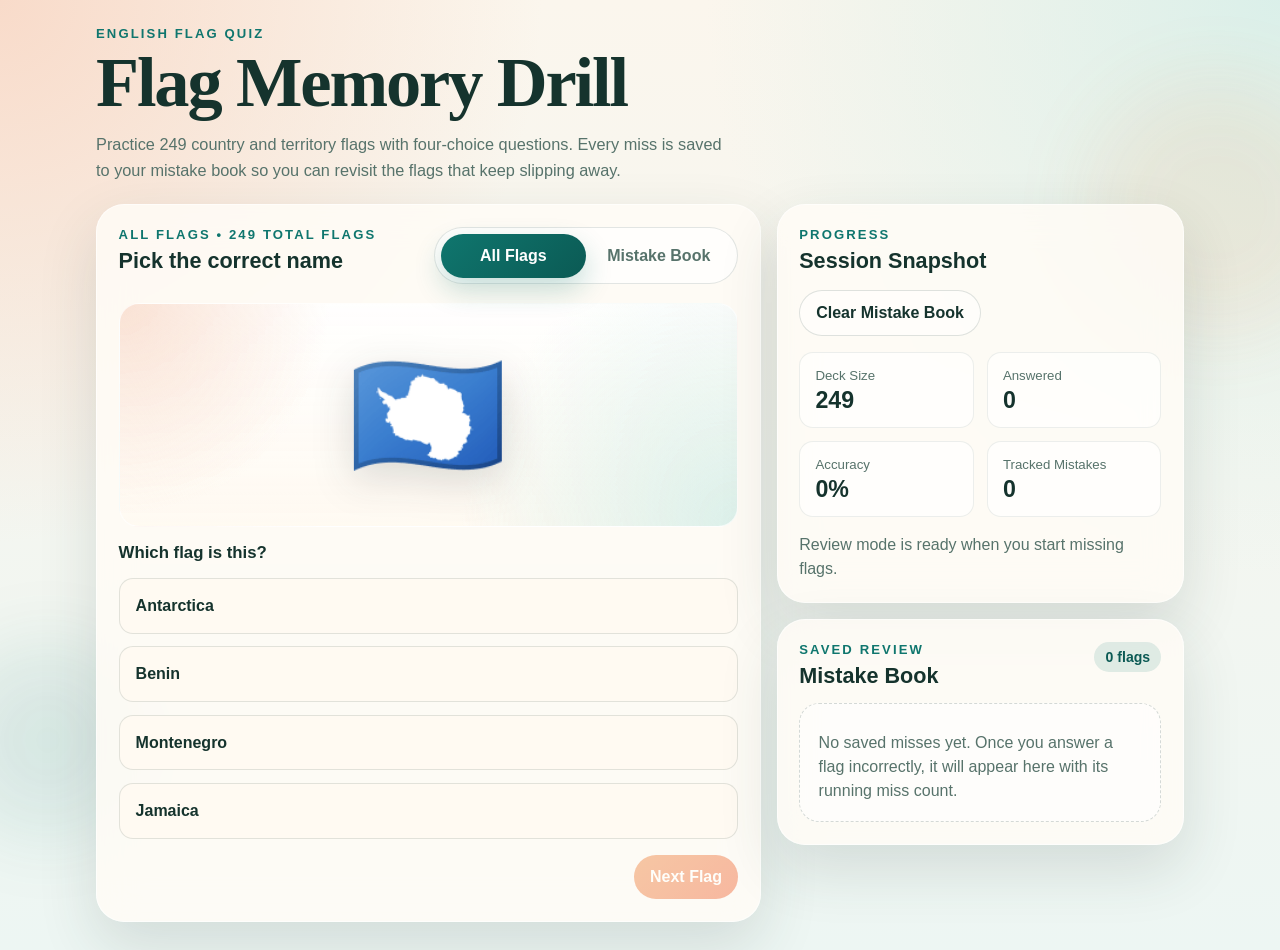
<file: index.html>
<!DOCTYPE html>
<html lang="en">
  <head>
    <meta charset="UTF-8" />
    <meta
      name="viewport"
      content="width=device-width, initial-scale=1, viewport-fit=cover"
    />
    <meta
      name="description"
      content="Practice country and territory flags with four-choice questions and a persistent mistake book."
    />
    <meta name="theme-color" content="#0f766e" />
    <title>Flag Memory Drill</title>
    <link rel="stylesheet" href="styles.css" />
    <script defer src="data.js"></script>
    <script defer src="app.js"></script>
  </head>
  <body>
    <div class="page-shell">
      <header class="hero">
        <p class="eyebrow">English Flag Quiz</p>
        <h1>Flag Memory Drill</h1>
        <p class="intro">
          Practice 249 country and territory flags with four-choice questions.
          Every miss is saved to your mistake book so you can revisit the flags
          that keep slipping away.
        </p>
      </header>

      <main class="layout">
        <section class="card quiz-panel" aria-labelledby="quiz-heading">
          <div class="quiz-toolbar">
            <div>
              <p id="pool-label" class="section-kicker">All Flags</p>
              <h2 id="quiz-heading">Pick the correct name</h2>
            </div>

            <div class="mode-switch" role="group" aria-label="Quiz mode">
              <button
                type="button"
                class="mode-toggle is-active"
                data-mode="all"
                aria-pressed="true"
              >
                All Flags
              </button>
              <button
                type="button"
                class="mode-toggle"
                data-mode="mistakes"
                aria-pressed="false"
              >
                Mistake Book
              </button>
            </div>
          </div>

          <div id="empty-review" class="empty-review hidden">
            <p class="empty-title">Your mistake book is empty.</p>
            <p class="empty-copy">
              Miss a few flags in All Flags mode first, then come back here for
              focused review.
            </p>
            <button type="button" id="switch-all-btn" class="secondary-button">
              Back to All Flags
            </button>
          </div>

          <div id="question-card" class="question-card">
            <div class="flag-stage" aria-hidden="true">
              <div id="flag" class="flag">🇨🇦</div>
            </div>

            <p class="question-label">Which flag is this?</p>
            <div id="options" class="options"></div>

            <div class="feedback-row">
              <p id="feedback" class="feedback" aria-live="polite"></p>
              <button type="button" id="next-btn" class="secondary-button">
                Next Flag
              </button>
            </div>
          </div>
        </section>

        <aside class="sidebar">
          <section class="card stats-card" aria-labelledby="stats-heading">
            <div class="card-heading">
              <div>
                <p class="section-kicker">Progress</p>
                <h2 id="stats-heading">Session Snapshot</h2>
              </div>

              <button type="button" id="clear-book-btn" class="ghost-button">
                Clear Mistake Book
              </button>
            </div>

            <div class="stats-grid">
              <article class="stat-tile">
                <span class="stat-label">Deck Size</span>
                <strong id="deck-size" class="stat-value">249</strong>
              </article>

              <article class="stat-tile">
                <span class="stat-label">Answered</span>
                <strong id="answered-count" class="stat-value">0</strong>
              </article>

              <article class="stat-tile">
                <span class="stat-label">Accuracy</span>
                <strong id="accuracy-value" class="stat-value">0%</strong>
              </article>

              <article class="stat-tile">
                <span class="stat-label">Tracked Mistakes</span>
                <strong id="tracked-count" class="stat-value">0</strong>
              </article>
            </div>

            <p id="review-summary" class="review-summary">
              Review mode is ready when you start missing flags.
            </p>
          </section>

          <section class="card mistakes-card" aria-labelledby="mistakes-heading">
            <div class="card-heading">
              <div>
                <p class="section-kicker">Saved Review</p>
                <h2 id="mistakes-heading">Mistake Book</h2>
              </div>

              <span id="mistake-total-badge" class="badge">0 flags</span>
            </div>

            <div id="mistake-list" class="mistake-list"></div>
          </section>
        </aside>
      </main>
    </div>
  </body>
</html>
</file>
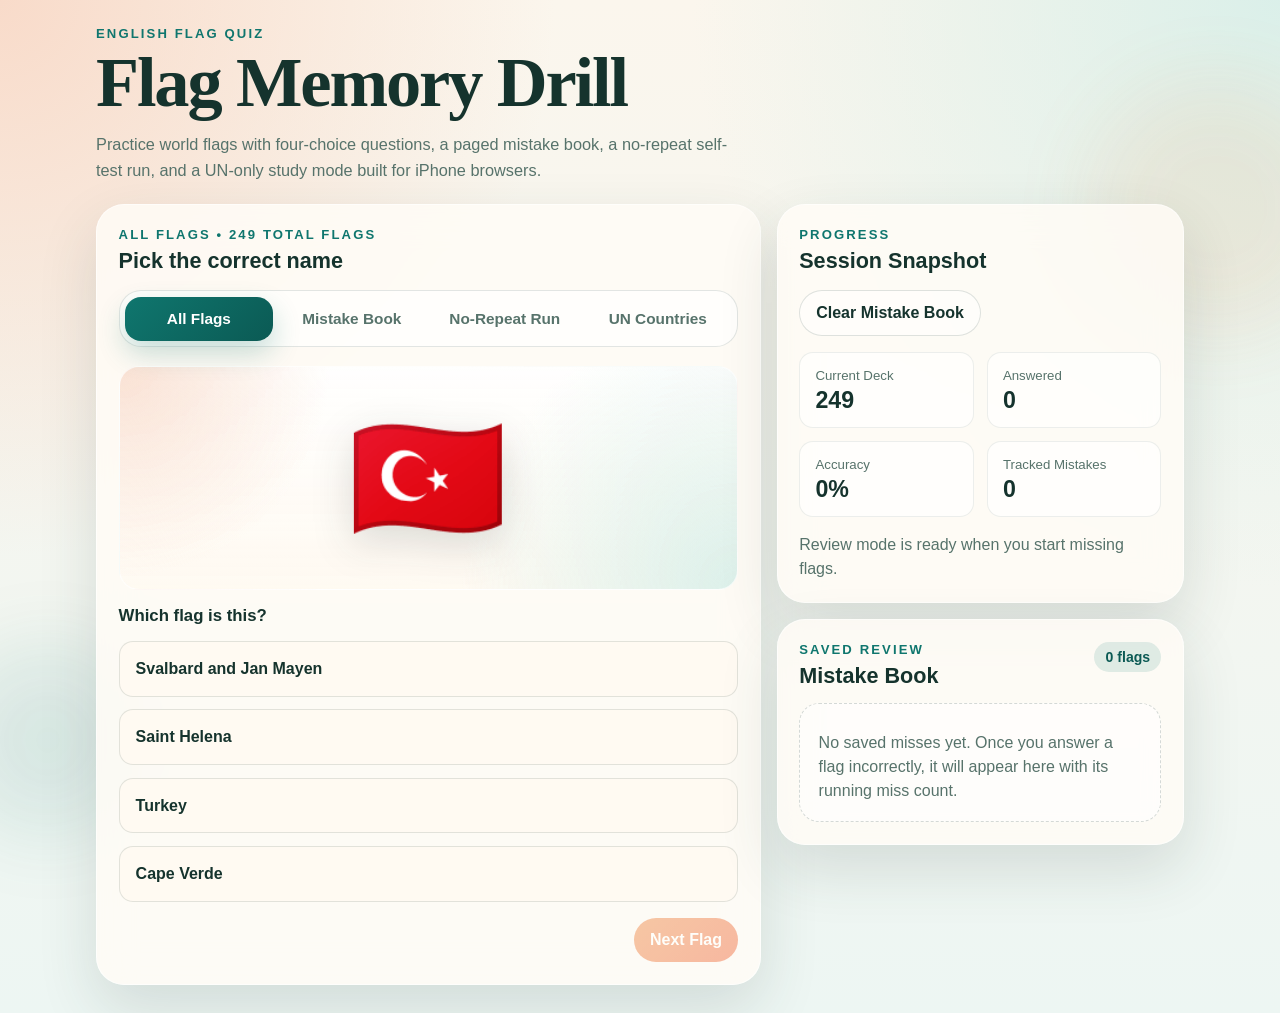
<file: docs/index.html>
<!DOCTYPE html>
<html lang="en">
  <head>
    <meta charset="UTF-8" />
    <meta
      name="viewport"
      content="width=device-width, initial-scale=1, viewport-fit=cover"
    />
    <meta
      name="description"
      content="Practice world flags with four study modes, a paged mistake book, and mobile-friendly self-test tracking."
    />
    <meta name="theme-color" content="#0f766e" />
    <title>Flag Memory Drill</title>
    <link rel="stylesheet" href="styles.css" />
    <script defer src="data.js"></script>
    <script defer src="app.js"></script>
  </head>
  <body>
    <div class="page-shell">
      <header class="hero">
        <p class="eyebrow">English Flag Quiz</p>
        <h1>Flag Memory Drill</h1>
        <p class="intro">
          Practice world flags with four-choice questions, a paged mistake book,
          a no-repeat self-test run, and a UN-only study mode built for iPhone
          browsers.
        </p>
      </header>

      <main class="layout">
        <section class="card quiz-panel" aria-labelledby="quiz-heading">
          <div class="quiz-toolbar">
            <div>
              <p id="pool-label" class="section-kicker">All Flags</p>
              <h2 id="quiz-heading">Pick the correct name</h2>
            </div>

            <div class="mode-switch" role="group" aria-label="Quiz mode">
              <button
                type="button"
                class="mode-toggle is-active"
                data-mode="all"
                aria-pressed="true"
              >
                All Flags
              </button>
              <button
                type="button"
                class="mode-toggle"
                data-mode="mistakes"
                aria-pressed="false"
              >
                Mistake Book
              </button>
              <button
                type="button"
                class="mode-toggle"
                data-mode="norepeat"
                aria-pressed="false"
              >
                No-Repeat Run
              </button>
              <button
                type="button"
                class="mode-toggle"
                data-mode="un"
                aria-pressed="false"
              >
                UN Countries
              </button>
            </div>
          </div>

          <div id="empty-review" class="empty-review hidden">
            <p class="empty-title">Your mistake book is empty.</p>
            <p class="empty-copy">
              Miss a few flags in All Flags mode first, then come back here for
              focused review.
            </p>
            <button type="button" id="switch-all-btn" class="secondary-button">
              Back to All Flags
            </button>
          </div>

          <div id="run-complete" class="empty-review hidden">
            <p id="run-complete-title" class="empty-title">
              No-repeat run complete.
            </p>
            <p id="run-complete-copy" class="empty-copy">
              You finished the full run. Start a new shuffled run whenever you
              are ready.
            </p>
            <button type="button" id="restart-run-btn" class="secondary-button">
              Start New Run
            </button>
          </div>

          <div id="question-card" class="question-card">
            <div class="flag-stage" aria-hidden="true">
              <div id="flag" class="flag">🇨🇦</div>
            </div>

            <p class="question-label">Which flag is this?</p>
            <div id="options" class="options"></div>

            <div class="feedback-row">
              <p id="feedback" class="feedback" aria-live="polite"></p>
              <button type="button" id="next-btn" class="secondary-button">
                Next Flag
              </button>
            </div>
          </div>
        </section>

        <aside class="sidebar">
          <section class="card stats-card" aria-labelledby="stats-heading">
            <div class="card-heading">
              <div>
                <p class="section-kicker">Progress</p>
                <h2 id="stats-heading">Session Snapshot</h2>
              </div>

              <button type="button" id="clear-book-btn" class="ghost-button">
                Clear Mistake Book
              </button>
            </div>

            <div class="stats-grid">
              <article class="stat-tile">
                <span class="stat-label">Current Deck</span>
                <strong id="deck-size" class="stat-value">249</strong>
              </article>

              <article class="stat-tile">
                <span class="stat-label">Answered</span>
                <strong id="answered-count" class="stat-value">0</strong>
              </article>

              <article class="stat-tile">
                <span class="stat-label">Accuracy</span>
                <strong id="accuracy-value" class="stat-value">0%</strong>
              </article>

              <article class="stat-tile">
                <span class="stat-label">Tracked Mistakes</span>
                <strong id="tracked-count" class="stat-value">0</strong>
              </article>
            </div>

            <p id="review-summary" class="review-summary">
              Review mode is ready when you start missing flags.
            </p>
          </section>

          <section
            id="mode-stats-card"
            class="card stats-card hidden"
            aria-labelledby="mode-stats-heading"
          >
            <div class="card-heading">
              <div>
                <p class="section-kicker">Mode Stats</p>
                <h2 id="mode-stats-heading">Mode Snapshot</h2>
              </div>

              <span id="mode-stats-badge" class="badge">Active Mode</span>
            </div>

            <div id="mode-stats-grid" class="stats-grid"></div>
            <p id="mode-stats-summary" class="review-summary"></p>
          </section>

          <section class="card mistakes-card" aria-labelledby="mistakes-heading">
            <div class="card-heading">
              <div>
                <p class="section-kicker">Saved Review</p>
                <h2 id="mistakes-heading">Mistake Book</h2>
              </div>

              <span id="mistake-total-badge" class="badge">0 flags</span>
            </div>

            <div id="mistake-list" class="mistake-list"></div>

            <div id="mistake-pagination" class="mistake-pagination hidden">
              <button
                type="button"
                id="mistake-prev-btn"
                class="ghost-button pagination-button"
              >
                Previous
              </button>
              <p id="mistake-page-label" class="pagination-label">Page 1 of 1</p>
              <button
                type="button"
                id="mistake-next-btn"
                class="ghost-button pagination-button"
              >
                Next
              </button>
            </div>
          </section>
        </aside>
      </main>
    </div>
  </body>
</html>
</file>
<file: styles.css>
:root {
  --bg-cream: #f8f3e7;
  --bg-mint: #d8efe9;
  --bg-coral: #f8d8c6;
  --ink: #15332d;
  --muted: #57736b;
  --line: rgba(21, 51, 45, 0.12);
  --card: rgba(255, 252, 246, 0.86);
  --card-strong: rgba(255, 250, 242, 0.96);
  --accent: #0f766e;
  --accent-deep: #0b5a54;
  --accent-soft: rgba(15, 118, 110, 0.12);
  --success: #1a8d47;
  --success-soft: #dcfce7;
  --error: #c83a3a;
  --error-soft: #fee2e2;
  --warning: #ef8c4b;
  --shadow: 0 24px 60px rgba(39, 64, 59, 0.14);
  --radius-xl: 28px;
  --radius-lg: 20px;
  --radius-md: 14px;
}

* {
  box-sizing: border-box;
}

html {
  color-scheme: light;
}

body {
  margin: 0;
  min-height: 100vh;
  font-family: "Avenir Next", "Gill Sans", "Trebuchet MS", sans-serif;
  color: var(--ink);
  background:
    radial-gradient(circle at top left, rgba(248, 216, 198, 0.9), transparent 34%),
    radial-gradient(circle at top right, rgba(216, 239, 233, 0.92), transparent 36%),
    linear-gradient(180deg, #fbf6ed 0%, #edf6f3 100%);
  position: relative;
}

body::before,
body::after {
  content: "";
  position: fixed;
  z-index: -1;
  border-radius: 999px;
  filter: blur(40px);
  opacity: 0.6;
}

body::before {
  width: 16rem;
  height: 16rem;
  right: -4rem;
  top: 5rem;
  background: rgba(239, 140, 75, 0.18);
}

body::after {
  width: 12rem;
  height: 12rem;
  left: -3rem;
  bottom: 4rem;
  background: rgba(15, 118, 110, 0.18);
}

button {
  font: inherit;
}

.page-shell {
  width: min(1120px, 100%);
  margin: 0 auto;
  padding:
    calc(1.25rem + env(safe-area-inset-top))
    max(1rem, env(safe-area-inset-right))
    calc(1.75rem + env(safe-area-inset-bottom))
    max(1rem, env(safe-area-inset-left));
}

.hero {
  padding: 0.4rem 0 1.35rem;
}

.eyebrow,
.section-kicker {
  margin: 0 0 0.45rem;
  font-size: 0.82rem;
  font-weight: 700;
  letter-spacing: 0.16em;
  text-transform: uppercase;
  color: var(--accent);
}

.hero h1 {
  margin: 0;
  font-family: "Iowan Old Style", "Palatino Linotype", "Book Antiqua", serif;
  font-size: clamp(2.4rem, 10vw, 4.4rem);
  line-height: 0.95;
  letter-spacing: -0.03em;
}

.intro {
  max-width: 40rem;
  margin: 0.95rem 0 0;
  font-size: 1.02rem;
  line-height: 1.6;
  color: var(--muted);
}

.layout {
  display: grid;
  gap: 1rem;
}

.sidebar {
  display: grid;
  gap: 1rem;
}

.card {
  background: var(--card);
  border: 1px solid rgba(255, 255, 255, 0.55);
  border-radius: var(--radius-xl);
  box-shadow: var(--shadow);
  backdrop-filter: blur(18px);
}

.quiz-panel {
  padding: 1.15rem;
}

.quiz-toolbar,
.card-heading {
  display: flex;
  gap: 1rem;
  align-items: flex-start;
  justify-content: space-between;
  flex-wrap: wrap;
}

.quiz-toolbar h2,
.card-heading h2 {
  margin: 0;
  font-size: 1.35rem;
  line-height: 1.15;
}

.mode-switch {
  display: inline-flex;
  width: 100%;
  padding: 0.35rem;
  border-radius: 999px;
  background: rgba(255, 255, 255, 0.68);
  border: 1px solid var(--line);
}

.mode-toggle {
  flex: 1 1 0;
  border: 0;
  border-radius: 999px;
  padding: 0.82rem 1rem;
  background: transparent;
  color: var(--muted);
  font-weight: 700;
  transition: background-color 160ms ease, color 160ms ease, transform 160ms ease;
}

.mode-toggle.is-active {
  background: linear-gradient(135deg, var(--accent) 0%, var(--accent-deep) 100%);
  color: #fff;
  box-shadow: 0 12px 28px rgba(15, 118, 110, 0.24);
}

.question-card {
  margin-top: 1.15rem;
}

.flag-stage {
  display: grid;
  place-items: center;
  min-height: 14rem;
  padding: 1.25rem;
  border-radius: calc(var(--radius-xl) - 8px);
  background:
    radial-gradient(circle at top left, rgba(248, 216, 198, 0.75), transparent 32%),
    radial-gradient(circle at bottom right, rgba(216, 239, 233, 0.9), transparent 42%),
    linear-gradient(180deg, rgba(255, 255, 255, 0.88), rgba(255, 249, 240, 0.78));
  border: 1px solid rgba(255, 255, 255, 0.72);
}

.flag {
  font-size: clamp(5rem, 24vw, 8rem);
  line-height: 1;
  filter: drop-shadow(0 12px 20px rgba(23, 33, 31, 0.16));
}

.question-label {
  margin: 1rem 0 0;
  font-size: 1.05rem;
  font-weight: 700;
}

.options {
  display: grid;
  gap: 0.8rem;
  margin-top: 0.95rem;
}

.option-button {
  width: 100%;
  padding: 1rem 1rem;
  border: 1px solid var(--line);
  border-radius: var(--radius-md);
  background: var(--card-strong);
  color: var(--ink);
  text-align: left;
  font-weight: 700;
  line-height: 1.35;
  transition:
    transform 160ms ease,
    border-color 160ms ease,
    box-shadow 160ms ease,
    background-color 160ms ease,
    color 160ms ease;
  -webkit-tap-highlight-color: transparent;
}

.option-button:active {
  transform: scale(0.99);
}

.option-button.is-correct {
  background: var(--success-soft);
  border-color: rgba(26, 141, 71, 0.4);
  color: #0f5f30;
}

.option-button.is-revealed {
  background: #ecfccb;
  border-color: rgba(34, 197, 94, 0.46);
  color: #22543d;
}

.option-button.is-wrong {
  background: var(--error-soft);
  border-color: rgba(200, 58, 58, 0.38);
  color: #8a2323;
}

.option-button:disabled {
  opacity: 1;
}

.feedback-row {
  display: flex;
  flex-direction: column;
  gap: 0.85rem;
  margin-top: 1rem;
}

.feedback {
  min-height: 1.5rem;
  margin: 0;
  font-size: 0.98rem;
  line-height: 1.5;
  color: var(--muted);
}

.feedback.is-success {
  color: var(--success);
  font-weight: 700;
}

.feedback.is-error {
  color: var(--error);
  font-weight: 700;
}

.secondary-button,
.ghost-button {
  border-radius: 999px;
  padding: 0.82rem 1rem;
  font-weight: 700;
  transition:
    transform 160ms ease,
    box-shadow 160ms ease,
    background-color 160ms ease,
    color 160ms ease,
    border-color 160ms ease;
}

.secondary-button {
  border: 0;
  background: linear-gradient(135deg, var(--warning) 0%, #f06c43 100%);
  color: #fff;
  box-shadow: 0 14px 28px rgba(240, 108, 67, 0.25);
}

.secondary-button:disabled {
  opacity: 0.48;
  box-shadow: none;
}

.ghost-button {
  border: 1px solid rgba(21, 51, 45, 0.14);
  background: rgba(255, 255, 255, 0.55);
  color: var(--ink);
}

.stats-card,
.mistakes-card {
  padding: 1.1rem;
}

.stats-grid {
  display: grid;
  gap: 0.8rem;
  grid-template-columns: repeat(2, minmax(0, 1fr));
  margin-top: 1rem;
}

.stat-tile {
  padding: 0.95rem;
  border-radius: var(--radius-md);
  background: rgba(255, 255, 255, 0.62);
  border: 1px solid rgba(21, 51, 45, 0.08);
}

.stat-label {
  display: block;
  font-size: 0.83rem;
  color: var(--muted);
}

.stat-value {
  display: block;
  margin-top: 0.35rem;
  font-size: 1.45rem;
  line-height: 1;
}

.review-summary {
  margin: 0.95rem 0 0;
  color: var(--muted);
  line-height: 1.5;
}

.badge {
  display: inline-flex;
  align-items: center;
  padding: 0.46rem 0.7rem;
  border-radius: 999px;
  background: var(--accent-soft);
  color: var(--accent-deep);
  font-size: 0.88rem;
  font-weight: 700;
}

.mistake-list {
  margin-top: 0.9rem;
}

.mistake-list-items {
  list-style: none;
  margin: 0;
  padding: 0;
}

.mistake-item {
  display: flex;
  align-items: flex-start;
  justify-content: space-between;
  gap: 0.9rem;
  padding: 0.95rem 0;
  border-top: 1px solid rgba(21, 51, 45, 0.08);
}

.mistake-item:first-child {
  border-top: 0;
  padding-top: 0.2rem;
}

.mistake-main {
  display: flex;
  gap: 0.8rem;
  min-width: 0;
}

.mistake-flag {
  font-size: 1.9rem;
  line-height: 1;
  flex: 0 0 auto;
}

.mistake-name {
  margin: 0;
  font-weight: 700;
  line-height: 1.3;
}

.mistake-meta {
  margin: 0.3rem 0 0;
  color: var(--muted);
  font-size: 0.92rem;
  line-height: 1.45;
}

.mistake-count {
  flex: 0 0 auto;
  padding: 0.38rem 0.62rem;
  border-radius: 999px;
  background: rgba(239, 140, 75, 0.16);
  color: #b85a25;
  font-size: 0.88rem;
  font-weight: 800;
}

.mistake-empty,
.empty-review {
  padding: 1.15rem;
  border: 1px dashed rgba(21, 51, 45, 0.18);
  border-radius: calc(var(--radius-xl) - 8px);
  background: rgba(255, 255, 255, 0.55);
}

.empty-review {
  margin-top: 1rem;
}

.empty-title {
  margin: 0;
  font-size: 1.06rem;
  font-weight: 800;
}

.empty-copy,
.mistake-empty p {
  margin: 0.5rem 0 0;
  color: var(--muted);
  line-height: 1.5;
}

.hidden {
  display: none;
}

@media (hover: hover) and (pointer: fine) {
  .mode-toggle:hover,
  .option-button:hover,
  .secondary-button:hover,
  .ghost-button:hover {
    transform: translateY(-1px);
  }

  .option-button:hover {
    border-color: rgba(15, 118, 110, 0.28);
    box-shadow: 0 14px 26px rgba(15, 118, 110, 0.08);
  }

  .secondary-button:hover {
    box-shadow: 0 16px 32px rgba(240, 108, 67, 0.3);
  }
}

@media (min-width: 760px) {
  .quiz-panel,
  .stats-card,
  .mistakes-card {
    padding: 1.35rem;
  }

  .feedback-row {
    flex-direction: row;
    align-items: center;
    justify-content: space-between;
  }

  .feedback {
    max-width: 70%;
  }

  .mode-switch {
    width: auto;
    min-width: 19rem;
  }
}

@media (min-width: 920px) {
  .layout {
    grid-template-columns: minmax(0, 1.55fr) minmax(320px, 0.95fr);
    align-items: start;
  }

  .sidebar {
    position: sticky;
    top: 1rem;
  }
}
</file>
<file: docs/styles.css>
:root {
  --bg-cream: #f8f3e7;
  --bg-mint: #d8efe9;
  --bg-coral: #f8d8c6;
  --ink: #15332d;
  --muted: #57736b;
  --line: rgba(21, 51, 45, 0.12);
  --card: rgba(255, 252, 246, 0.86);
  --card-strong: rgba(255, 250, 242, 0.96);
  --accent: #0f766e;
  --accent-deep: #0b5a54;
  --accent-soft: rgba(15, 118, 110, 0.12);
  --success: #1a8d47;
  --success-soft: #dcfce7;
  --error: #c83a3a;
  --error-soft: #fee2e2;
  --warning: #ef8c4b;
  --shadow: 0 24px 60px rgba(39, 64, 59, 0.14);
  --radius-xl: 28px;
  --radius-lg: 20px;
  --radius-md: 14px;
}

* {
  box-sizing: border-box;
}

html {
  color-scheme: light;
}

body {
  margin: 0;
  min-height: 100vh;
  font-family: "Avenir Next", "Gill Sans", "Trebuchet MS", sans-serif;
  color: var(--ink);
  background:
    radial-gradient(circle at top left, rgba(248, 216, 198, 0.9), transparent 34%),
    radial-gradient(circle at top right, rgba(216, 239, 233, 0.92), transparent 36%),
    linear-gradient(180deg, #fbf6ed 0%, #edf6f3 100%);
  position: relative;
}

body::before,
body::after {
  content: "";
  position: fixed;
  z-index: -1;
  border-radius: 999px;
  filter: blur(40px);
  opacity: 0.6;
}

body::before {
  width: 16rem;
  height: 16rem;
  right: -4rem;
  top: 5rem;
  background: rgba(239, 140, 75, 0.18);
}

body::after {
  width: 12rem;
  height: 12rem;
  left: -3rem;
  bottom: 4rem;
  background: rgba(15, 118, 110, 0.18);
}

button {
  font: inherit;
}

.page-shell {
  width: min(1120px, 100%);
  margin: 0 auto;
  padding:
    calc(1.25rem + env(safe-area-inset-top))
    max(1rem, env(safe-area-inset-right))
    calc(1.75rem + env(safe-area-inset-bottom))
    max(1rem, env(safe-area-inset-left));
}

.hero {
  padding: 0.4rem 0 1.35rem;
}

.eyebrow,
.section-kicker {
  margin: 0 0 0.45rem;
  font-size: 0.82rem;
  font-weight: 700;
  letter-spacing: 0.16em;
  text-transform: uppercase;
  color: var(--accent);
}

.hero h1 {
  margin: 0;
  font-family: "Iowan Old Style", "Palatino Linotype", "Book Antiqua", serif;
  font-size: clamp(2.4rem, 10vw, 4.4rem);
  line-height: 0.95;
  letter-spacing: -0.03em;
}

.intro {
  max-width: 40rem;
  margin: 0.95rem 0 0;
  font-size: 1.02rem;
  line-height: 1.6;
  color: var(--muted);
}

.layout {
  display: grid;
  gap: 1rem;
}

.sidebar {
  display: grid;
  gap: 1rem;
}

.card {
  background: var(--card);
  border: 1px solid rgba(255, 255, 255, 0.55);
  border-radius: var(--radius-xl);
  box-shadow: var(--shadow);
  backdrop-filter: blur(18px);
}

.quiz-panel {
  padding: 1.15rem;
}

.quiz-toolbar,
.card-heading {
  display: flex;
  gap: 1rem;
  align-items: flex-start;
  justify-content: space-between;
  flex-wrap: wrap;
}

.quiz-toolbar h2,
.card-heading h2 {
  margin: 0;
  font-size: 1.35rem;
  line-height: 1.15;
}

.mode-switch {
  display: grid;
  grid-template-columns: repeat(2, minmax(0, 1fr));
  width: 100%;
  padding: 0.35rem;
  gap: 0.35rem;
  border-radius: 22px;
  background: rgba(255, 255, 255, 0.68);
  border: 1px solid var(--line);
}

.mode-toggle {
  border: 0;
  border-radius: 16px;
  padding: 0.82rem 1rem;
  background: transparent;
  color: var(--muted);
  font-size: 0.96rem;
  font-weight: 700;
  transition: background-color 160ms ease, color 160ms ease, transform 160ms ease;
}

.mode-toggle.is-active {
  background: linear-gradient(135deg, var(--accent) 0%, var(--accent-deep) 100%);
  color: #fff;
  box-shadow: 0 12px 28px rgba(15, 118, 110, 0.24);
}

.question-card {
  margin-top: 1.15rem;
}

.flag-stage {
  display: grid;
  place-items: center;
  min-height: 14rem;
  padding: 1.25rem;
  border-radius: calc(var(--radius-xl) - 8px);
  background:
    radial-gradient(circle at top left, rgba(248, 216, 198, 0.75), transparent 32%),
    radial-gradient(circle at bottom right, rgba(216, 239, 233, 0.9), transparent 42%),
    linear-gradient(180deg, rgba(255, 255, 255, 0.88), rgba(255, 249, 240, 0.78));
  border: 1px solid rgba(255, 255, 255, 0.72);
}

.flag {
  font-size: clamp(5rem, 24vw, 8rem);
  line-height: 1;
  filter: drop-shadow(0 12px 20px rgba(23, 33, 31, 0.16));
}

.question-label {
  margin: 1rem 0 0;
  font-size: 1.05rem;
  font-weight: 700;
}

.options {
  display: grid;
  gap: 0.8rem;
  margin-top: 0.95rem;
}

.option-button {
  width: 100%;
  padding: 1rem 1rem;
  border: 1px solid var(--line);
  border-radius: var(--radius-md);
  background: var(--card-strong);
  color: var(--ink);
  text-align: left;
  font-weight: 700;
  line-height: 1.35;
  transition:
    transform 160ms ease,
    border-color 160ms ease,
    box-shadow 160ms ease,
    background-color 160ms ease,
    color 160ms ease;
  -webkit-tap-highlight-color: transparent;
}

.option-button:active {
  transform: scale(0.99);
}

.option-button.is-correct {
  background: var(--success-soft);
  border-color: rgba(26, 141, 71, 0.4);
  color: #0f5f30;
}

.option-button.is-revealed {
  background: #ecfccb;
  border-color: rgba(34, 197, 94, 0.46);
  color: #22543d;
}

.option-button.is-wrong {
  background: var(--error-soft);
  border-color: rgba(200, 58, 58, 0.38);
  color: #8a2323;
}

.option-button:disabled {
  opacity: 1;
}

.feedback-row {
  display: flex;
  flex-direction: column;
  gap: 0.85rem;
  margin-top: 1rem;
}

.feedback {
  min-height: 1.5rem;
  margin: 0;
  font-size: 0.98rem;
  line-height: 1.5;
  color: var(--muted);
}

.feedback.is-success {
  color: var(--success);
  font-weight: 700;
}

.feedback.is-error {
  color: var(--error);
  font-weight: 700;
}

.secondary-button,
.ghost-button {
  border-radius: 999px;
  padding: 0.82rem 1rem;
  font-weight: 700;
  transition:
    transform 160ms ease,
    box-shadow 160ms ease,
    background-color 160ms ease,
    color 160ms ease,
    border-color 160ms ease;
}

.secondary-button {
  border: 0;
  background: linear-gradient(135deg, var(--warning) 0%, #f06c43 100%);
  color: #fff;
  box-shadow: 0 14px 28px rgba(240, 108, 67, 0.25);
}

.secondary-button:disabled {
  opacity: 0.48;
  box-shadow: none;
}

.ghost-button {
  border: 1px solid rgba(21, 51, 45, 0.14);
  background: rgba(255, 255, 255, 0.55);
  color: var(--ink);
}

.stats-card,
.mistakes-card {
  padding: 1.1rem;
}

.stats-grid {
  display: grid;
  gap: 0.8rem;
  grid-template-columns: repeat(2, minmax(0, 1fr));
  margin-top: 1rem;
}

.stat-tile {
  padding: 0.95rem;
  border-radius: var(--radius-md);
  background: rgba(255, 255, 255, 0.62);
  border: 1px solid rgba(21, 51, 45, 0.08);
}

.stat-label {
  display: block;
  font-size: 0.83rem;
  color: var(--muted);
}

.stat-value {
  display: block;
  margin-top: 0.35rem;
  font-size: 1.45rem;
  line-height: 1;
}

.review-summary {
  margin: 0.95rem 0 0;
  color: var(--muted);
  line-height: 1.5;
}

.badge {
  display: inline-flex;
  align-items: center;
  padding: 0.46rem 0.7rem;
  border-radius: 999px;
  background: var(--accent-soft);
  color: var(--accent-deep);
  font-size: 0.88rem;
  font-weight: 700;
}

.mistake-list {
  margin-top: 0.9rem;
}

.mistake-pagination {
  display: flex;
  align-items: center;
  justify-content: space-between;
  gap: 0.7rem;
  margin-top: 1rem;
  padding-top: 1rem;
  border-top: 1px solid rgba(21, 51, 45, 0.08);
}

.pagination-button {
  min-width: 6.9rem;
  padding-inline: 0.9rem;
}

.pagination-label {
  margin: 0;
  font-size: 0.9rem;
  color: var(--muted);
  text-align: center;
}

.mistake-list-items {
  list-style: none;
  margin: 0;
  padding: 0;
}

.mistake-item {
  display: flex;
  align-items: flex-start;
  justify-content: space-between;
  gap: 0.9rem;
  padding: 0.95rem 0;
  border-top: 1px solid rgba(21, 51, 45, 0.08);
}

.mistake-item:first-child {
  border-top: 0;
  padding-top: 0.2rem;
}

.mistake-main {
  display: flex;
  gap: 0.8rem;
  min-width: 0;
}

.mistake-flag {
  font-size: 1.9rem;
  line-height: 1;
  flex: 0 0 auto;
}

.mistake-name {
  margin: 0;
  font-weight: 700;
  line-height: 1.3;
}

.mistake-meta {
  margin: 0.3rem 0 0;
  color: var(--muted);
  font-size: 0.92rem;
  line-height: 1.45;
}

.mistake-count {
  flex: 0 0 auto;
  padding: 0.38rem 0.62rem;
  border-radius: 999px;
  background: rgba(239, 140, 75, 0.16);
  color: #b85a25;
  font-size: 0.88rem;
  font-weight: 800;
}

.mistake-empty,
.empty-review {
  padding: 1.15rem;
  border: 1px dashed rgba(21, 51, 45, 0.18);
  border-radius: calc(var(--radius-xl) - 8px);
  background: rgba(255, 255, 255, 0.55);
}

.empty-review {
  margin-top: 1rem;
}

.empty-title {
  margin: 0;
  font-size: 1.06rem;
  font-weight: 800;
}

.empty-copy,
.mistake-empty p {
  margin: 0.5rem 0 0;
  color: var(--muted);
  line-height: 1.5;
}

.hidden {
  display: none;
}

@media (hover: hover) and (pointer: fine) {
  .mode-toggle:hover,
  .option-button:hover,
  .secondary-button:hover,
  .ghost-button:hover {
    transform: translateY(-1px);
  }

  .option-button:hover {
    border-color: rgba(15, 118, 110, 0.28);
    box-shadow: 0 14px 26px rgba(15, 118, 110, 0.08);
  }

  .secondary-button:hover {
    box-shadow: 0 16px 32px rgba(240, 108, 67, 0.3);
  }
}

@media (min-width: 760px) {
  .quiz-panel,
  .stats-card,
  .mistakes-card {
    padding: 1.35rem;
  }

  .feedback-row {
    flex-direction: row;
    align-items: center;
    justify-content: space-between;
  }

  .feedback {
    max-width: 70%;
  }

  .mode-switch {
    grid-template-columns: repeat(4, minmax(0, 1fr));
  }
}

@media (min-width: 920px) {
  .layout {
    grid-template-columns: minmax(0, 1.55fr) minmax(320px, 0.95fr);
    align-items: start;
  }

  .sidebar {
    position: sticky;
    top: 1rem;
  }
}
</file>
